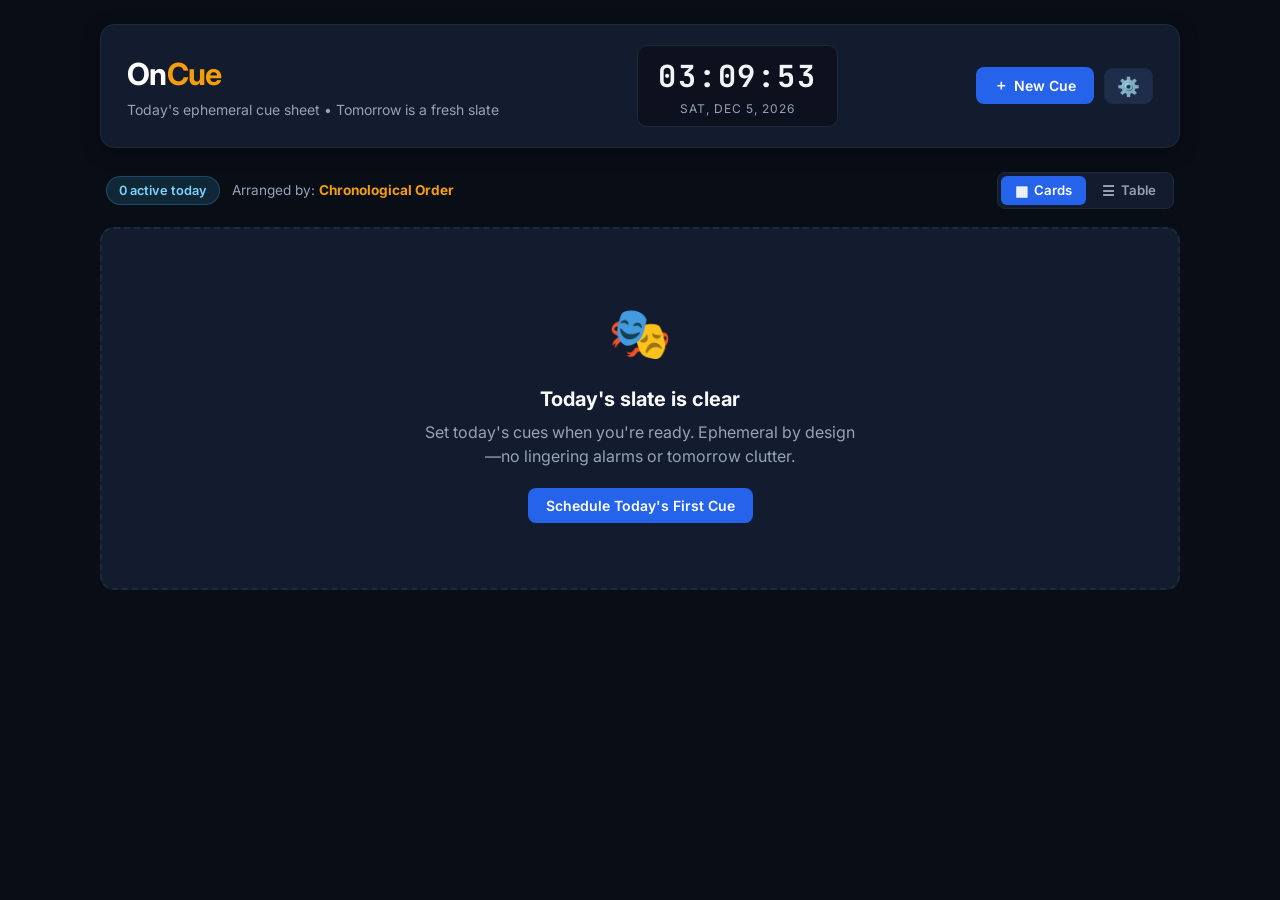
<file: index.html>
<!DOCTYPE html>
<html lang="en">
<head>
  <meta charset="UTF-8">
  <meta http-equiv="refresh" content="0; url=docs/">
  <title>OnCue — Redirecting</title>
  <script>window.location.replace("docs/");</script>
</head>
<body>
  <p>Loading <a href="docs/">OnCue</a>...</p>
</body>
</html>
</file>
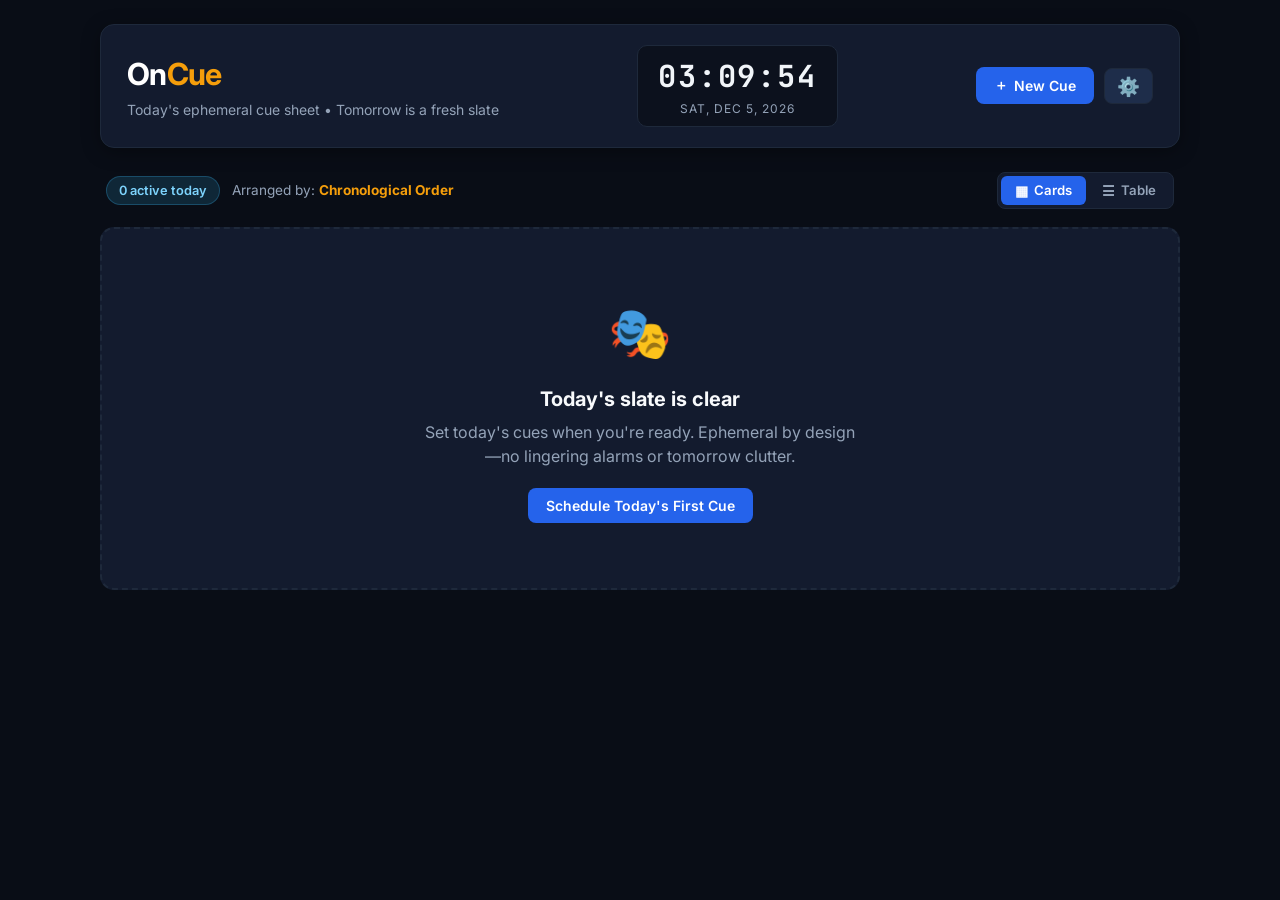
<file: docs/index.html>
<!DOCTYPE html>
<html lang="en">
<head>
  <meta charset="UTF-8">
  <meta name="viewport" content="width=device-width, initial-scale=1.0">
  <title>OnCue — Stay in flow. Step in on cue.</title>
  <link rel="stylesheet" href="css/style.css">
  <link rel="preconnect" href="https://fonts.googleapis.com">
  <link rel="preconnect" href="https://fonts.gstatic.com" crossorigin>
  <link href="https://fonts.googleapis.com/css2?family=JetBrains+Mono:wght@400;600;700&family=Inter:wght@400;500;600;700&display=swap" rel="stylesheet">
</head>
<body>
  <div class="app-container">
    <!-- Header with Live Clock & Ephemeral Actions -->
    <header class="app-header">
      <div class="header-left">
        <h1 class="app-title"><span class="brand-cue">On</span><span class="brand-highlight">Cue</span></h1>
        <p class="app-subtitle">Today's ephemeral cue sheet • Tomorrow is a fresh slate</p>
      </div>

      <div class="clock-display" id="clockDisplay">
        <div class="digital-time" id="digitalTime">--:--:--</div>
        <div class="digital-date" id="digitalDate">Loading date...</div>
      </div>

      <div class="header-actions">
        <button id="openAddModalBtn" class="btn btn-primary">
          <span class="btn-icon">＋</span> New Cue
        </button>
        <button id="openSettingsBtn" class="btn btn-icon-only" title="Settings" onclick="openSettingsModal()">
          ⚙️
        </button>
      </div>
    </header>

    <!-- Main Content Area -->
    <main class="app-main">
      <div class="list-controls">
        <div class="status-summary">
          <span id="activeCountBadge" class="badge badge-info">0 active today</span>
          <span class="sort-indicator">Arranged by: <strong>Chronological Order</strong></span>
        </div>

        <div class="view-switcher" role="group" aria-label="View layout">
          <button id="viewGridBtn" class="btn-toggle active" title="Grid / Card view" onclick="switchView('grid')">
            <span class="view-icon">▦</span> Cards
          </button>
          <button id="viewTableBtn" class="btn-toggle" title="Table / List view" onclick="switchView('table')">
            <span class="view-icon">☰</span> Table
          </button>
        </div>
      </div>

      <!-- Cues Container (Grid or Table) -->
      <div id="alarmsList" class="alarms-grid">
        <!-- Rendered dynamically via JS -->
      </div>

      <div id="alarmsTableContainer" class="table-container" style="display: none;">
        <table class="cues-table">
          <thead>
            <tr>
              <th class="th-status">Status</th>
              <th class="th-time">Time</th>
              <th class="th-cue">Cue & Context Brief</th>
              <th class="th-countdown">Time to Cue</th>
              <th class="th-toggle">Active</th>
              <th class="th-actions">Actions</th>
            </tr>
          </thead>
          <tbody id="alarmsTableBody">
            <!-- Rendered dynamically via JS -->
          </tbody>
        </table>
      </div>

      <!-- Empty State -->
      <div id="emptyState" class="empty-state" style="display: none;">
        <div class="empty-icon">🎭</div>
        <h3>Today's slate is clear</h3>
        <p>Set today's cues when you're ready. Ephemeral by design—no lingering alarms or tomorrow clutter.</p>
        <button class="btn btn-primary" onclick="openAlarmModal()">Schedule Today's First Cue</button>
      </div>
    </main>
  </div>

  <!-- Add / Edit Modal -->
  <div id="alarmModal" class="modal-backdrop" style="display: none;">
    <div class="modal-card">
      <div class="modal-header">
        <h2 id="modalTitle">Schedule Today's Cue</h2>
        <div class="modal-header-actions">
          <button type="submit" form="alarmForm" class="btn btn-primary btn-header-save">Save Cue</button>
          <button type="button" class="modal-close" onclick="closeAlarmModal()">&times;</button>
        </div>
      </div>

      <form id="alarmForm" onsubmit="handleAlarmSubmit(event)">
        <input type="hidden" id="alarmId" value="">

        <div class="form-group time-group">
          <label for="alarmTime">Event Time (Today, 24h format) *</label>
          <div class="time-input-wrapper">
            <input type="time" id="alarmTime" required class="form-input time-input">
            <button type="button" class="time-picker-btn" onclick="openTimePicker()" aria-label="Open time picker" title="Pick time">
              <svg xmlns="http://www.w3.org/2000/svg" width="20" height="20" viewBox="0 0 24 24" fill="none" stroke="currentColor" stroke-width="2" stroke-linecap="round" stroke-linejoin="round" aria-hidden="true">
                <circle cx="12" cy="12" r="10"></circle>
                <polyline points="12 6 12 12 16 14"></polyline>
              </svg>
            </button>
          </div>
          <small class="form-help">When the event happens today. Completed cues retire peacefully at midnight.</small>
        </div>

        <div class="form-group lead-time-group">
          <label>Ring Ahead (Lead Time) *</label>
          <input type="hidden" id="alarmLeadMinutes" value="">
          <div class="lead-presets" role="group" aria-label="Ring ahead presets">
            <button type="button" class="btn-lead-preset" data-lead="0" onclick="selectLeadPreset(0)">At time</button>
            <button type="button" class="btn-lead-preset" data-lead="5" onclick="selectLeadPreset(5)">5m</button>
            <button type="button" class="btn-lead-preset" data-lead="10" onclick="selectLeadPreset(10)">10m</button>
            <button type="button" class="btn-lead-preset" data-lead="15" onclick="selectLeadPreset(15)">15m</button>
            <button type="button" class="btn-lead-preset" data-lead="30" onclick="selectLeadPreset(30)">30m</button>
            <button type="button" class="btn-lead-preset" data-lead="45" onclick="selectLeadPreset(45)">45m</button>
            <button type="button" class="btn-lead-preset" data-lead="60" onclick="selectLeadPreset(60)">60m</button>
          </div>
          <div class="lead-custom-row">
            <span class="lead-custom-label">Custom:</span>
            <div class="stepper-control">
              <button type="button" class="btn-stepper" onclick="adjustCustomLead(-5)" title="Decrease lead time by 5 min">–</button>
              <input type="number" id="customLeadInput" min="0" max="720" step="1" placeholder="min" class="lead-number-input" aria-label="Custom ring ahead minutes" oninput="handleCustomLeadInput(event)">
              <button type="button" class="btn-stepper" onclick="adjustCustomLead(5)" title="Increase lead time by 5 min">＋</button>
            </div>
          </div>
          <div id="leadPreview" class="lead-preview neutral">Choose how far ahead the alarm should ring.</div>
          <div id="leadError" class="form-error" style="display: none;"></div>
        </div>

        <div class="form-group">
          <label for="alarmTitle">Cue Title / Scene</label>
          <input type="text" id="alarmTitle" placeholder="e.g. Design Sync, Deep Work Block, Wrap Up" class="form-input" maxlength="100">
        </div>

        <div class="form-group">
          <label for="alarmNotes">Cue Brief / Context (Multiline)</label>
          <textarea id="alarmNotes" rows="5" class="form-input multiline-input" placeholder="Add arbitrary information, tasks, checklist, URLs, or notes you'll need when you step in..."></textarea>
          <small class="form-help">Line breaks, checklists, and formatted spacing are preserved.</small>
        </div>

        <div class="form-group checkbox-group" id="enabledFieldGroup" style="display: none;">
          <label class="toggle-label">
            <input type="checkbox" id="alarmEnabled" checked>
            <span class="toggle-text">Cue is active</span>
          </label>
        </div>

        <div class="modal-footer">
          <button type="button" class="btn btn-secondary" onclick="closeAlarmModal()">Cancel</button>
          <button type="submit" id="saveAlarmBtn" class="btn btn-primary btn-footer-save">Save Cue</button>
        </div>
      </form>
    </div>
  </div>

  <!-- Cue Trigger Modal (Theater Chime + Alert) -->
  <div id="triggerModal" class="modal-backdrop alert-backdrop" style="display: none;">
    <div class="modal-card alert-card">
      <div class="cue-pulsing-icon">🎭</div>
      <div class="alert-badge">STEP IN</div>
      <h2 class="alert-heading">You're On Cue</h2>
      <div id="alertTimeDisplay" class="alert-time">00:00</div>
      <div id="alertEventMeta" class="alert-event-meta" style="display: none;"></div>
      <h3 id="alertTitleDisplay" class="alert-title">Cue Title</h3>
      <div id="alertNotesDisplay" class="alert-notes"></div>

      <div class="snooze-control-wrapper">
        <label class="snooze-control-label">Snooze Duration:</label>
        <div class="stepper-control">
          <button type="button" class="btn-stepper" onclick="adjustTriggerSnooze(-5)" title="Decrease by 5 min">–</button>
          <span id="triggerSnoozeDisplay" class="stepper-value">5 min</span>
          <button type="button" class="btn-stepper" onclick="adjustTriggerSnooze(5)" title="Increase by 5 min">＋</button>
        </div>
      </div>

      <div class="alert-actions">
        <button class="btn btn-step-in" onclick="dismissCurrentAlarm()">✓ Dismiss</button>
        <button id="triggerSnoozeBtn" class="btn btn-standby" onclick="snoozeCurrentAlarm()">💤 Snooze (+5m)</button>
      </div>
    </div>
  </div>

  <!-- Settings Modal -->
  <div id="settingsModal" class="modal-backdrop" style="display: none;">
    <div class="modal-card settings-modal-card">
      <div class="modal-header">
        <h2>⚙️ Settings & Preferences</h2>
        <button class="modal-close" onclick="closeSettingsModal()">&times;</button>
      </div>
      <div class="modal-body">
        <div class="settings-section">
          <h3 class="settings-section-title">About OnCue</h3>
          <p class="settings-desc">Ephemeral day-bound cue scheduler. Designed to keep you in flow without morning-after alarm clutter.</p>
        </div>

        <div class="settings-section">
          <h3 class="settings-section-title">Default Snooze Duration</h3>
          <p class="settings-desc">Set your preferred default snooze interval when an alarm rings (5 min increments).</p>
          <div class="stepper-control" style="margin-top: 10px;">
            <button type="button" class="btn-stepper" onclick="adjustDefaultSnooze(-5)" title="Decrease default by 5 min">–</button>
            <span id="defaultSnoozeDisplay" class="stepper-value">5 min</span>
            <button type="button" class="btn-stepper" onclick="adjustDefaultSnooze(5)" title="Increase default by 5 min">＋</button>
          </div>
        </div>

        <div class="settings-section settings-danger-section">
          <h3 class="settings-section-title danger-title"><span class="danger-icon">⚠️</span> Danger Zone</h3>
          <p class="settings-desc">Permanently wipe all scheduled cues for today and return to a blank canvas.</p>
          <div style="margin-top: 12px;">
            <button id="settingsClearSlateBtn" class="btn btn-danger-outline" onclick="openClearSlateModal()">
              🧹 Clear Today's Slate
            </button>
          </div>
        </div>
      </div>
      <div class="modal-footer" style="margin-top: 24px;">
        <button type="button" class="btn btn-secondary" onclick="closeSettingsModal()">Close</button>
      </div>
    </div>
  </div>

  <!-- Clear Slate Confirmation Modal -->
  <div id="clearSlateModal" class="modal-backdrop" style="display: none;">
    <div class="modal-card danger-modal-card">
      <div class="modal-header">
        <h2 style="color: #f87171;">⚠️ Clear Today's Slate?</h2>
        <button class="modal-close" onclick="closeClearSlateModal()">&times;</button>
      </div>
      <div class="modal-body">
        <p>You are about to erase <strong id="clearSlateCount">0 cues</strong> from today's schedule.</p>
        <p style="margin-top: 8px; color: var(--text-muted); font-size: 0.875rem;">This cannot be undone. Active cues will stop counting down and will not sound.</p>
      </div>
      <div class="modal-footer" style="margin-top: 24px;">
        <button type="button" class="btn btn-secondary" onclick="closeClearSlateModal()">Cancel</button>
        <button type="button" class="btn btn-danger" onclick="confirmClearSlate()">Yes, Clear Entire Slate</button>
      </div>
    </div>
  </div>

  <script src="js/app.js"></script>
</body>
</html>
</file>
<file: docs/css/style.css>
:root {
  color-scheme: dark;
  --bg-color: #090d16;
  --surface-color: #131b2e;
  --surface-border: #1e293b;
  --surface-hover: #1e2d4a;
  --text-main: #f8fafc;
  --text-muted: #94a3b8;
  --primary-color: #3b82f6;
  --primary-hover: #2563eb;
  --accent-cue: #f59e0b; /* Warm stage amber */
  --accent-cue-glow: rgba(245, 158, 11, 0.25);
  --accent-cyan: #38bdf8;
  --accent-green: #10b981;
  --danger-color: #ef4444;
  --danger-hover: #dc2626;
  --card-radius: 14px;
  --font-sans: 'Inter', -apple-system, BlinkMacSystemFont, sans-serif;
  --font-mono: 'JetBrains Mono', monospace;
}

* {
  box-sizing: border-box;
  margin: 0;
  padding: 0;
}

body {
  font-family: var(--font-sans);
  background-color: var(--bg-color);
  color: var(--text-main);
  line-height: 1.5;
  min-height: 100vh;
  padding: 24px 16px;
}

.app-container {
  max-width: 1080px;
  margin: 0 auto;
}

/* Header */
.app-header {
  display: flex;
  flex-wrap: wrap;
  align-items: center;
  justify-content: space-between;
  gap: 16px;
  background-color: var(--surface-color);
  padding: 20px 26px;
  border-radius: var(--card-radius);
  border: 1px solid var(--surface-border);
  margin-bottom: 24px;
  box-shadow: 0 4px 20px -2px rgba(0, 0, 0, 0.4);
}

.app-title {
  font-size: 1.9rem;
  font-weight: 700;
  letter-spacing: -0.03em;
}

.brand-cue {
  color: #fff;
}

.brand-highlight {
  color: var(--accent-cue);
  margin-left: 1px;
}

.app-subtitle {
  color: var(--text-muted);
  font-size: 0.875rem;
  font-weight: 400;
  margin-top: 2px;
}

.clock-display {
  text-align: center;
  padding: 8px 20px;
  background: rgba(9, 13, 22, 0.7);
  border-radius: 10px;
  border: 1px solid var(--surface-border);
}

.digital-time {
  font-family: var(--font-mono);
  font-size: 1.9rem;
  font-weight: 700;
  color: #f1f5f9;
  letter-spacing: 0.06em;
}

.digital-date {
  font-size: 0.75rem;
  color: var(--text-muted);
  text-transform: uppercase;
  letter-spacing: 0.08em;
}

/* Controls */
.list-controls {
  display: flex;
  justify-content: space-between;
  align-items: center;
  flex-wrap: wrap;
  gap: 12px;
  margin-bottom: 18px;
  padding: 0 6px;
}

.status-summary {
  display: flex;
  align-items: center;
  gap: 12px;
}

/* View Switcher */
.view-switcher {
  display: inline-flex;
  background-color: var(--surface-color);
  border: 1px solid var(--surface-border);
  border-radius: 8px;
  padding: 3px;
  gap: 2px;
}

.btn-toggle {
  display: inline-flex;
  align-items: center;
  gap: 6px;
  background: transparent;
  border: none;
  color: var(--text-muted);
  font-family: inherit;
  font-size: 0.825rem;
  font-weight: 600;
  padding: 6px 14px;
  border-radius: 6px;
  cursor: pointer;
  transition: all 0.15s ease;
}

.btn-toggle:hover {
  color: #fff;
}

.btn-toggle.active {
  background-color: #2563eb;
  color: #fff;
}

.view-icon {
  font-size: 0.9rem;
}

/* Table View */
.table-container {
  background-color: var(--surface-color);
  border: 1px solid var(--surface-border);
  border-radius: var(--card-radius);
  overflow-x: auto;
  box-shadow: 0 4px 6px -1px rgba(0, 0, 0, 0.2);
}

.cues-table {
  width: 100%;
  border-collapse: collapse;
  text-align: left;
  font-size: 0.9rem;
}

.cues-table thead th {
  background-color: rgba(9, 13, 22, 0.6);
  color: var(--text-muted);
  font-size: 0.775rem;
  font-weight: 700;
  text-transform: uppercase;
  letter-spacing: 0.05em;
  padding: 14px 16px;
  border-bottom: 1px solid var(--surface-border);
  white-space: nowrap;
}

.cues-table tbody tr {
  border-bottom: 1px solid rgba(51, 65, 85, 0.5);
  transition: background-color 0.15s ease;
}

.cues-table tbody tr:last-child {
  border-bottom: none;
}

.cues-table tbody tr:hover {
  background-color: var(--surface-hover);
}

/* Table Row Priority: Closest (Deprecated - kept clean) */
.cues-table tr.row-closest {
}

/* Table Row: Passed */
.cues-table tr.row-passed {
  opacity: 0.5;
  background-color: rgba(9, 13, 22, 0.3);
}

.cues-table tr.row-passed .td-time {
  text-decoration: line-through;
  color: #64748b;
}

/* Table Row: Paused / Disabled */
.cues-table tr.row-disabled {
  opacity: 0.72;
  filter: grayscale(0.5);
  background-color: rgba(9, 13, 22, 0.2);
}

.cues-table tr.row-disabled .td-time,
.cues-table tr.row-disabled .table-ring-meta,
.cues-table tr.row-disabled .cue-row-title,
.cues-table tr.row-disabled .cue-row-notes {
  color: #94a3b8;
}

/* Table Cells */
.cues-table td {
  padding: 14px 16px;
  vertical-align: middle;
}

.td-status {
  width: 110px;
}

.td-time {
  font-family: var(--font-mono);
  font-size: 1.4rem;
  font-weight: 700;
  color: #fff;
  white-space: nowrap;
}

.td-cue {
  max-width: 380px;
}

.cue-row-title {
  font-weight: 600;
  color: #f1f5f9;
  font-size: 0.98rem;
  margin-bottom: 2px;
}

.cue-row-notes {
  font-size: 0.825rem;
  color: #94a3b8;
  white-space: pre-wrap;
  word-break: break-word;
  max-height: 48px;
  overflow: hidden;
  text-overflow: ellipsis;
  display: -webkit-box;
  -webkit-line-clamp: 2;
  -webkit-box-orient: vertical;
}

.td-countdown {
  white-space: nowrap;
}

.td-countdown .countdown-val {
  font-family: var(--font-mono);
  font-size: 1.05rem;
  font-weight: 600;
  color: var(--accent-cyan);
}

.td-toggle {
  width: 70px;
  text-align: center;
}

.td-actions {
  width: 140px;
  text-align: right;
  white-space: nowrap;
}

.td-actions .card-actions {
  border-top: none;
  padding-top: 0;
  display: inline-flex;
  gap: 6px;
}

.badge {
  display: inline-block;
  padding: 4px 12px;
  font-size: 0.8rem;
  font-weight: 600;
  border-radius: 9999px;
}

.badge-info {
  background-color: rgba(56, 189, 248, 0.15);
  color: #7dd3fc;
  border: 1px solid rgba(56, 189, 248, 0.25);
}

.sort-indicator {
  font-size: 0.85rem;
  color: var(--text-muted);
}

.sort-indicator strong {
  color: var(--accent-cue);
}

/* Grid & Cards */
.alarms-grid {
  display: grid;
  grid-template-columns: repeat(auto-fill, minmax(320px, 1fr));
  gap: 18px;
}

.alarm-card {
  background-color: var(--surface-color);
  border-radius: var(--card-radius);
  border: 1px solid var(--surface-border);
  padding: 20px;
  display: flex;
  flex-direction: column;
  transition: all 0.25s cubic-bezier(0.16, 1, 0.3, 1);
  position: relative;
}

.alarm-card:hover {
  border-color: #334155;
  box-shadow: 0 12px 24px -6px rgba(0, 0, 0, 0.4);
}

/* Priority Card: Next on Cue (Deprecated - kept clean) */
.alarm-card.closest {
}

/* Ephemeral Passed / Completed State */
.alarm-card.passed {
  opacity: 0.5;
  background-color: rgba(19, 27, 46, 0.5);
  border-color: #1e293b;
}

.alarm-card.passed .alarm-time {
  color: #64748b;
  text-decoration: line-through;
  text-decoration-color: #475569;
}

.alarm-card.passed .alarm-title {
  color: #94a3b8;
}

.alarm-card.passed .passed-ribbon {
  display: inline-flex;
}

.passed-ribbon {
  display: none;
  align-items: center;
  gap: 4px;
  font-size: 0.7rem;
  font-weight: 600;
  text-transform: uppercase;
  letter-spacing: 0.05em;
  background: #1e293b;
  color: #94a3b8;
  padding: 3px 8px;
  border-radius: 6px;
  margin-bottom: 10px;
  width: fit-content;
}

.passed-mark {
  display: inline-block;
  font-size: 1rem;
  font-weight: 700;
  color: #64748b;
  text-align: center;
  width: 100%;
}

.countdown-val.passed-val {
  color: #64748b;
  font-size: 1rem;
}

.countdown-val.paused-val,
.td-countdown .countdown-val.paused-val {
  color: #94a3b8;
  font-size: 1rem;
}

.header-actions {
  display: flex;
  align-items: center;
  gap: 10px;
}

.btn-outline {
  background: transparent;
  border: 1px solid #334155;
  color: #94a3b8;
}

.btn-outline:hover {
  background: rgba(51, 65, 85, 0.3);
  color: #f1f5f9;
}

.closest-ribbon {
  display: none;
  align-items: center;
  gap: 4px;
  font-size: 0.72rem;
  font-weight: 700;
  text-transform: uppercase;
  letter-spacing: 0.06em;
  background: var(--accent-cue);
  color: #090d16;
  padding: 3px 10px;
  border-radius: 6px;
  margin-bottom: 10px;
  width: fit-content;
}

.alarm-card.disabled {
  opacity: 0.72;
  filter: grayscale(0.5);
  background-color: rgba(19, 27, 46, 0.78);
  border-color: #1e293b;
}

.alarm-card.disabled .alarm-time,
.alarm-card.disabled .alarm-title,
.alarm-card.disabled .alarm-notes {
  color: #94a3b8;
}

.alarm-card.disabled .alarm-ring-badge {
  color: #94a3b8;
  border-color: #475569;
  background-color: rgba(51, 65, 85, 0.35);
}

.alarm-header {
  display: flex;
  justify-content: space-between;
  align-items: flex-start;
  margin-bottom: 12px;
}

.alarm-time-wrapper {
  display: flex;
  flex-direction: column;
}

.alarm-time {
  font-family: var(--font-mono);
  font-size: 2.35rem;
  font-weight: 700;
  line-height: 1.05;
  color: #ffffff;
}

.alarm-title {
  font-size: 1.15rem;
  font-weight: 600;
  color: #e2e8f0;
  margin-top: 4px;
  word-break: break-word;
}

/* Toggle Switch */
.switch {
  position: relative;
  display: inline-block;
  width: 44px;
  height: 24px;
  flex-shrink: 0;
}

.switch input {
  opacity: 0;
  width: 0;
  height: 0;
}

.slider {
  position: absolute;
  cursor: pointer;
  top: 0;
  left: 0;
  right: 0;
  bottom: 0;
  background-color: #334155;
  transition: .25s cubic-bezier(0.4, 0, 0.2, 1);
  border-radius: 24px;
}

.slider:before {
  position: absolute;
  content: "";
  height: 18px;
  width: 18px;
  left: 3px;
  bottom: 3px;
  background-color: white;
  transition: .25s cubic-bezier(0.4, 0, 0.2, 1);
  border-radius: 50%;
}

input:checked + .slider {
  background-color: var(--accent-green);
}

input:checked + .slider:before {
  transform: translateX(20px);
}

/* Countdown Ticker */
.countdown-box {
  background: rgba(9, 13, 22, 0.7);
  border: 1px solid var(--surface-border);
  border-radius: 10px;
  padding: 10px 14px;
  margin-bottom: 14px;
  display: flex;
  align-items: center;
  justify-content: space-between;
}

.countdown-label {
  font-size: 0.75rem;
  color: var(--text-muted);
  text-transform: uppercase;
  letter-spacing: 0.05em;
}

.countdown-val {
  font-family: var(--font-mono);
  font-size: 1.2rem;
  font-weight: 600;
  color: var(--accent-cyan);
}

.alarm-card.closest .countdown-val {
  color: var(--accent-cue);
}

.countdown-val.imminent {
  color: #f87171;
  animation: pulse-glow 1.2s infinite alternate;
}

@keyframes pulse-glow {
  from { opacity: 1; }
  to { opacity: 0.65; }
}

/* Notes Field / Cue Brief */
.alarm-notes {
  background-color: rgba(9, 13, 22, 0.45);
  border: 1px solid rgba(51, 65, 85, 0.45);
  border-radius: 8px;
  padding: 12px 14px;
  font-size: 0.885rem;
  color: #cbd5e1;
  white-space: pre-wrap;
  word-break: break-word;
  max-height: 130px;
  overflow-y: auto;
  margin-bottom: 16px;
  flex-grow: 1;
}

.alarm-notes.empty {
  font-style: italic;
  color: #64748b;
}

/* Card Actions */
.card-actions {
  display: flex;
  gap: 8px;
  justify-content: flex-end;
  border-top: 1px solid var(--surface-border);
  padding-top: 14px;
}

/* Buttons */
.btn {
  display: inline-flex;
  align-items: center;
  justify-content: center;
  gap: 6px;
  padding: 9px 18px;
  font-size: 0.875rem;
  font-weight: 600;
  border-radius: 8px;
  cursor: pointer;
  border: none;
  transition: all 0.15s ease;
  font-family: inherit;
}

.btn-primary {
  background-color: #2563eb;
  color: #fff;
}

.btn-primary:hover {
  background-color: #1d4ed8;
}

.btn-secondary {
  background-color: #1e293b;
  color: #cbd5e1;
  border: 1px solid #334155;
}

.btn-secondary:hover {
  background-color: #334155;
}

.btn-sm {
  padding: 5px 12px;
  font-size: 0.8rem;
}

.btn-danger-outline {
  background: transparent;
  color: #f87171;
  border: 1px solid rgba(239, 68, 68, 0.35);
}

.btn-danger-outline:hover {
  background: rgba(239, 68, 68, 0.15);
  border-color: var(--danger-color);
}

.btn-standby {
  background-color: #334155;
  color: #e2e8f0;
}

.btn-standby:hover {
  background-color: #475569;
}

.btn-step-in {
  background-color: var(--accent-cue);
  color: #090d16;
  font-weight: 700;
}

.btn-step-in:hover {
  background-color: #d97706;
}

/* Modals */
.modal-backdrop {
  position: fixed;
  top: 0;
  left: 0;
  right: 0;
  bottom: 0;
  background-color: rgba(9, 13, 22, 0.82);
  display: flex;
  align-items: center;
  justify-content: center;
  padding: 16px;
  z-index: 1000;
  backdrop-filter: blur(6px);
}

.modal-card {
  background-color: var(--surface-color);
  border: 1px solid var(--surface-border);
  border-radius: var(--card-radius);
  width: 100%;
  max-width: 520px;
  max-height: 92vh;
  overflow-y: auto;
  padding: 26px;
  box-shadow: 0 25px 50px -12px rgba(0, 0, 0, 0.7);
  animation: slide-up 0.2s ease-out;
}

@keyframes slide-up {
  from { transform: translateY(18px); opacity: 0; }
  to { transform: translateY(0); opacity: 1; }
}

.modal-header {
  display: flex;
  justify-content: space-between;
  align-items: center;
  margin-bottom: 20px;
}

.modal-header h2 {
  font-size: 1.3rem;
  color: #fff;
}

.modal-header-actions {
  display: flex;
  align-items: center;
  gap: 12px;
}

.btn-header-save {
  display: none;
  padding: 6px 14px;
  font-size: 0.85rem;
}

@media (max-width: 640px) {
  .btn-header-save {
    display: inline-flex;
  }
  .btn-footer-save {
    display: none;
  }
  .modal-card {
    padding: 20px 18px;
    margin-top: 10px;
    max-height: 90vh;
    overflow-y: auto;
  }
  .form-group.time-group {
    margin-bottom: 24px;
    padding-bottom: 12px;
    border-bottom: 1px solid rgba(51, 65, 85, 0.4);
  }
}

.modal-close {
  background: none;
  border: none;
  color: var(--text-muted);
  font-size: 1.5rem;
  cursor: pointer;
}

.modal-close:hover {
  color: #fff;
}

.form-group {
  margin-bottom: 16px;
}

.form-group label {
  display: block;
  font-size: 0.85rem;
  font-weight: 600;
  color: #cbd5e1;
  margin-bottom: 6px;
}

.form-input {
  width: 100%;
  padding: 10px 14px;
  background-color: #090d16;
  border: 1px solid var(--surface-border);
  border-radius: 8px;
  color: #fff;
  font-family: inherit;
  font-size: 0.95rem;
}

.form-input:focus {
  outline: none;
  border-color: var(--primary-color);
  box-shadow: 0 0 0 2px rgba(37, 99, 235, 0.3);
}

.time-input-wrapper {
  position: relative;
}

.time-input {
  color-scheme: dark;
  font-family: var(--font-mono);
  font-size: 1.6rem;
  font-weight: 700;
  text-align: center;
  color: var(--accent-cue);
  padding-left: 48px;
  padding-right: 48px;
}

.time-input::-webkit-calendar-picker-indicator {
  display: none;
  -webkit-appearance: none;
}

.time-picker-btn {
  position: absolute;
  right: 10px;
  top: 50%;
  transform: translateY(-50%);
  width: 34px;
  height: 34px;
  display: inline-flex;
  align-items: center;
  justify-content: center;
  background-color: transparent;
  border: 1px solid transparent;
  border-radius: 7px;
  color: #94a3b8;
  cursor: pointer;
  transition: all 0.15s ease;
}

.time-picker-btn:hover {
  color: var(--accent-cue);
  background-color: rgba(245, 158, 11, 0.1);
  border-color: rgba(245, 158, 11, 0.25);
}

.time-picker-btn:focus-visible {
  outline: none;
  border-color: var(--primary-color);
  box-shadow: 0 0 0 2px rgba(37, 99, 235, 0.3);
}

.multiline-input {
  resize: vertical;
  min-height: 110px;
}

.form-help {
  display: block;
  font-size: 0.75rem;
  color: var(--text-muted);
  margin-top: 4px;
}

.checkbox-group {
  display: flex;
  align-items: center;
}

.toggle-label {
  display: flex;
  align-items: center;
  gap: 8px;
  cursor: pointer;
}

.modal-footer {
  display: flex;
  justify-content: flex-end;
  gap: 12px;
  margin-top: 24px;
}

/* Empty State */
.empty-state {
  text-align: center;
  padding: 65px 24px;
  background-color: var(--surface-color);
  border: 2px dashed var(--surface-border);
  border-radius: var(--card-radius);
}

.empty-icon {
  font-size: 3.2rem;
  margin-bottom: 14px;
}

.empty-state h3 {
  font-size: 1.25rem;
  margin-bottom: 6px;
}

.empty-state p {
  color: var(--text-muted);
  margin-bottom: 20px;
  max-width: 440px;
  margin-left: auto;
  margin-right: auto;
}

/* Alert Modal (On Cue State) */
.alert-backdrop {
  background-color: rgba(9, 13, 22, 0.88);
}

.alert-card {
  text-align: center;
  border: 1px solid var(--accent-cue);
  box-shadow: 0 0 40px var(--accent-cue-glow);
}

.cue-pulsing-icon {
  font-size: 3.5rem;
  margin-bottom: 6px;
  animation: gentle-bob 2s infinite ease-in-out;
}

@keyframes gentle-bob {
  0%, 100% { transform: translateY(0); }
  50% { transform: translateY(-6px); }
}

.alert-badge {
  display: inline-block;
  background: var(--accent-cue);
  color: #090d16;
  font-size: 0.75rem;
  font-weight: 800;
  letter-spacing: 0.12em;
  padding: 3px 12px;
  border-radius: 9999px;
  margin-bottom: 8px;
}

.alert-heading {
  color: #fff;
  font-size: 1.6rem;
  letter-spacing: -0.01em;
  margin-bottom: 6px;
}

.alert-time {
  font-family: var(--font-mono);
  font-size: 2.75rem;
  font-weight: 700;
  color: var(--accent-cue);
  margin-bottom: 8px;
}

.alert-title {
  font-size: 1.3rem;
  color: #f1f5f9;
  margin-bottom: 14px;
}

.alert-notes {
  background: rgba(9, 13, 22, 0.8);
  border: 1px solid rgba(245, 158, 11, 0.2);
  padding: 14px;
  border-radius: 10px;
  font-size: 0.92rem;
  color: #cbd5e1;
  white-space: pre-wrap;
  margin-bottom: 24px;
  max-height: 160px;
  overflow-y: auto;
  text-align: left;
}

.alert-actions {
  display: flex;
  justify-content: center;
  gap: 14px;
}

/* Danger Zone */
.danger-zone {
  margin-top: 48px;
  padding: 20px 24px;
  background-color: rgba(239, 68, 68, 0.04);
  border: 1px dashed rgba(239, 68, 68, 0.3);
  border-radius: var(--card-radius);
  transition: border-color 0.2s ease;
}

.danger-zone:hover {
  border-color: rgba(239, 68, 68, 0.5);
}

.danger-zone-content {
  display: flex;
  justify-content: space-between;
  align-items: center;
  flex-wrap: wrap;
  gap: 16px;
}

.danger-zone-title {
  color: #f87171;
  font-size: 0.95rem;
  font-weight: 700;
  display: flex;
  align-items: center;
  gap: 6px;
  margin-bottom: 2px;
}

.danger-zone-desc {
  color: var(--text-muted);
  font-size: 0.825rem;
}

.danger-modal-card {
  max-width: 440px;
  border-color: rgba(239, 68, 68, 0.4);
}

/* Gear Icon & Settings */
.btn-icon-only {
  background: var(--surface-hover);
  border: 1px solid var(--surface-border);
  color: var(--text-muted);
  padding: 8px 12px;
  border-radius: 8px;
  font-size: 1.15rem;
  line-height: 1;
  display: inline-flex;
  align-items: center;
  justify-content: center;
  cursor: pointer;
  transition: all 0.15s ease;
}

.btn-icon-only:hover {
  background-color: #334155;
  color: #fff;
  border-color: #475569;
}

.settings-modal-card {
  max-width: 500px;
}

.settings-section {
  padding: 14px 0;
  border-bottom: 1px solid var(--surface-border);
}

.settings-section:first-child {
  padding-top: 0;
}

.settings-section-title {
  font-size: 0.95rem;
  font-weight: 600;
  color: #f1f5f9;
  margin-bottom: 4px;
}

.settings-desc {
  font-size: 0.825rem;
  color: var(--text-muted);
  line-height: 1.4;
}

.settings-danger-section {
  margin-top: 16px;
  padding: 16px;
  border: 1px dashed rgba(239, 68, 68, 0.35);
  border-radius: 8px;
  background-color: rgba(239, 68, 68, 0.04);
}

.settings-danger-section .danger-title {
  color: #f87171;
}

/* Stepper Control (+ / -) */
.snooze-control-wrapper {
  margin-bottom: 18px;
  display: flex;
  flex-direction: column;
  align-items: center;
  gap: 6px;
}

.snooze-control-label {
  font-size: 0.8rem;
  color: var(--text-muted);
  text-transform: uppercase;
  letter-spacing: 0.05em;
  font-weight: 600;
}

.stepper-control {
  display: inline-flex;
  align-items: center;
  background-color: rgba(9, 13, 22, 0.7);
  border: 1px solid var(--surface-border);
  border-radius: 8px;
  padding: 3px;
  gap: 4px;
}

.btn-stepper {
  background: #1e293b;
  border: 1px solid #334155;
  color: #f1f5f9;
  width: 34px;
  height: 34px;
  border-radius: 6px;
  display: inline-flex;
  align-items: center;
  justify-content: center;
  font-size: 1.1rem;
  font-weight: 700;
  cursor: pointer;
  transition: all 0.15s ease;
  user-select: none;
}

.btn-stepper:hover {
  background-color: #334155;
  color: var(--accent-cue);
  border-color: #475569;
}

.btn-stepper:active {
  transform: scale(0.95);
}

.stepper-value {
  font-family: var(--font-mono);
  font-size: 0.95rem;
  font-weight: 700;
  color: var(--accent-cue);
  padding: 0 12px;
  min-width: 70px;
  text-align: center;
}

/* Ring Ahead / Lead Time Controls */
.lead-presets {
  display: flex;
  flex-wrap: wrap;
  gap: 8px;
  margin-bottom: 10px;
}

.btn-lead-preset {
  background-color: #090d16;
  border: 1px solid var(--surface-border);
  color: var(--text-muted);
  font-family: var(--font-mono);
  font-size: 0.8rem;
  font-weight: 600;
  padding: 6px 12px;
  border-radius: 8px;
  cursor: pointer;
  transition: all 0.15s ease;
}

.btn-lead-preset:hover {
  border-color: #475569;
  color: #f8fafc;
}

.btn-lead-preset.active {
  background-color: rgba(245, 158, 11, 0.16);
  border-color: var(--accent-cue);
  color: var(--accent-cue);
  box-shadow: 0 0 0 1px rgba(245, 158, 11, 0.25);
}

.lead-custom-row {
  display: flex;
  align-items: center;
  gap: 10px;
  margin-bottom: 10px;
}

.lead-custom-label {
  font-size: 0.82rem;
  font-weight: 600;
  color: var(--text-muted);
}

.lead-number-input {
  width: 68px;
  background: transparent;
  border: none;
  color: var(--accent-cue);
  font-family: var(--font-mono);
  font-size: 0.95rem;
  font-weight: 700;
  text-align: center;
  padding: 4px 6px;
}

.lead-number-input:focus {
  outline: none;
}

.lead-number-input::-webkit-inner-spin-button,
.lead-number-input::-webkit-outer-spin-button {
  -webkit-appearance: none;
  margin: 0;
}

.lead-preview {
  padding: 8px 12px;
  border-radius: 8px;
  font-family: var(--font-mono);
  font-size: 0.84rem;
  font-weight: 600;
  background-color: rgba(56, 189, 248, 0.08);
  border: 1px solid rgba(56, 189, 248, 0.25);
  color: var(--accent-cyan);
}

.lead-preview.neutral {
  background-color: rgba(9, 13, 22, 0.55);
  border-color: var(--surface-border);
  color: var(--text-muted);
  font-family: var(--font-sans);
  font-weight: 500;
}

.lead-preview.error {
  background-color: rgba(239, 68, 68, 0.1);
  border-color: rgba(239, 68, 68, 0.35);
  color: #f87171;
  font-family: var(--font-sans);
}

.form-error {
  color: #f87171;
  font-size: 0.82rem;
  font-weight: 600;
  margin-top: 6px;
}

/* Subtle Yellow Ring Time Meta Badges */
.alarm-ring-badge {
  display: inline-flex;
  align-items: center;
  gap: 4px;
  margin-top: 6px;
  padding: 2px 8px;
  border-radius: 6px;
  font-family: var(--font-mono);
  font-size: 0.74rem;
  font-weight: 600;
  background-color: rgba(245, 158, 11, 0.1);
  border: 1px solid rgba(245, 158, 11, 0.25);
  color: #fbbf24;
  width: fit-content;
}

.alarm-card.passed .alarm-ring-badge {
  color: #94a3b8;
  border-color: #334155;
  background-color: rgba(30, 41, 59, 0.5);
}

.table-event-time {
  line-height: 1.15;
}

.table-ring-meta {
  font-family: var(--font-mono);
  font-size: 0.74rem;
  font-weight: 600;
  color: #fbbf24;
  margin-top: 3px;
}

.cues-table tr.row-passed .table-ring-meta {
  color: #64748b;
  text-decoration: none;
}

.alert-event-meta {
  display: inline-block;
  margin-bottom: 12px;
  padding: 4px 12px;
  border-radius: 9999px;
  background-color: rgba(245, 158, 11, 0.14);
  border: 1px solid rgba(245, 158, 11, 0.35);
  color: var(--accent-cue);
  font-family: var(--font-mono);
  font-size: 0.86rem;
  font-weight: 600;
}
</file>
